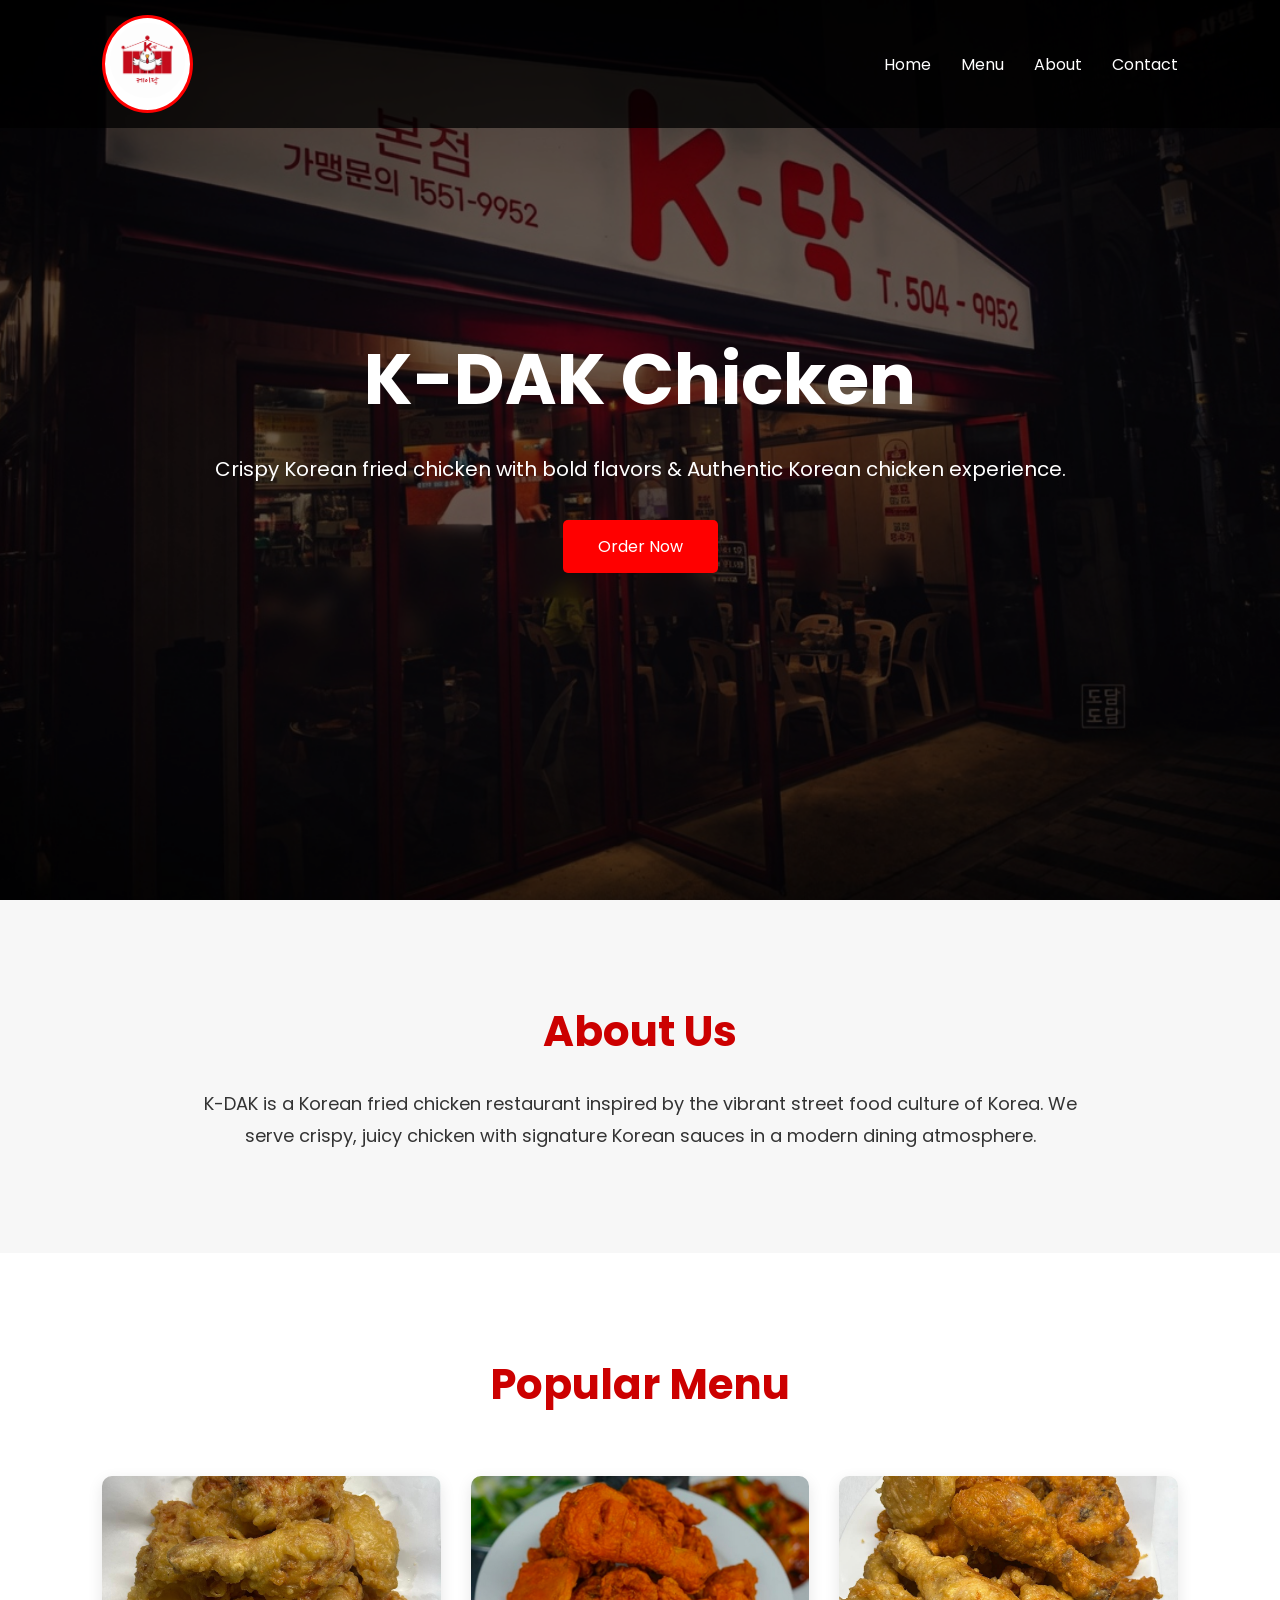
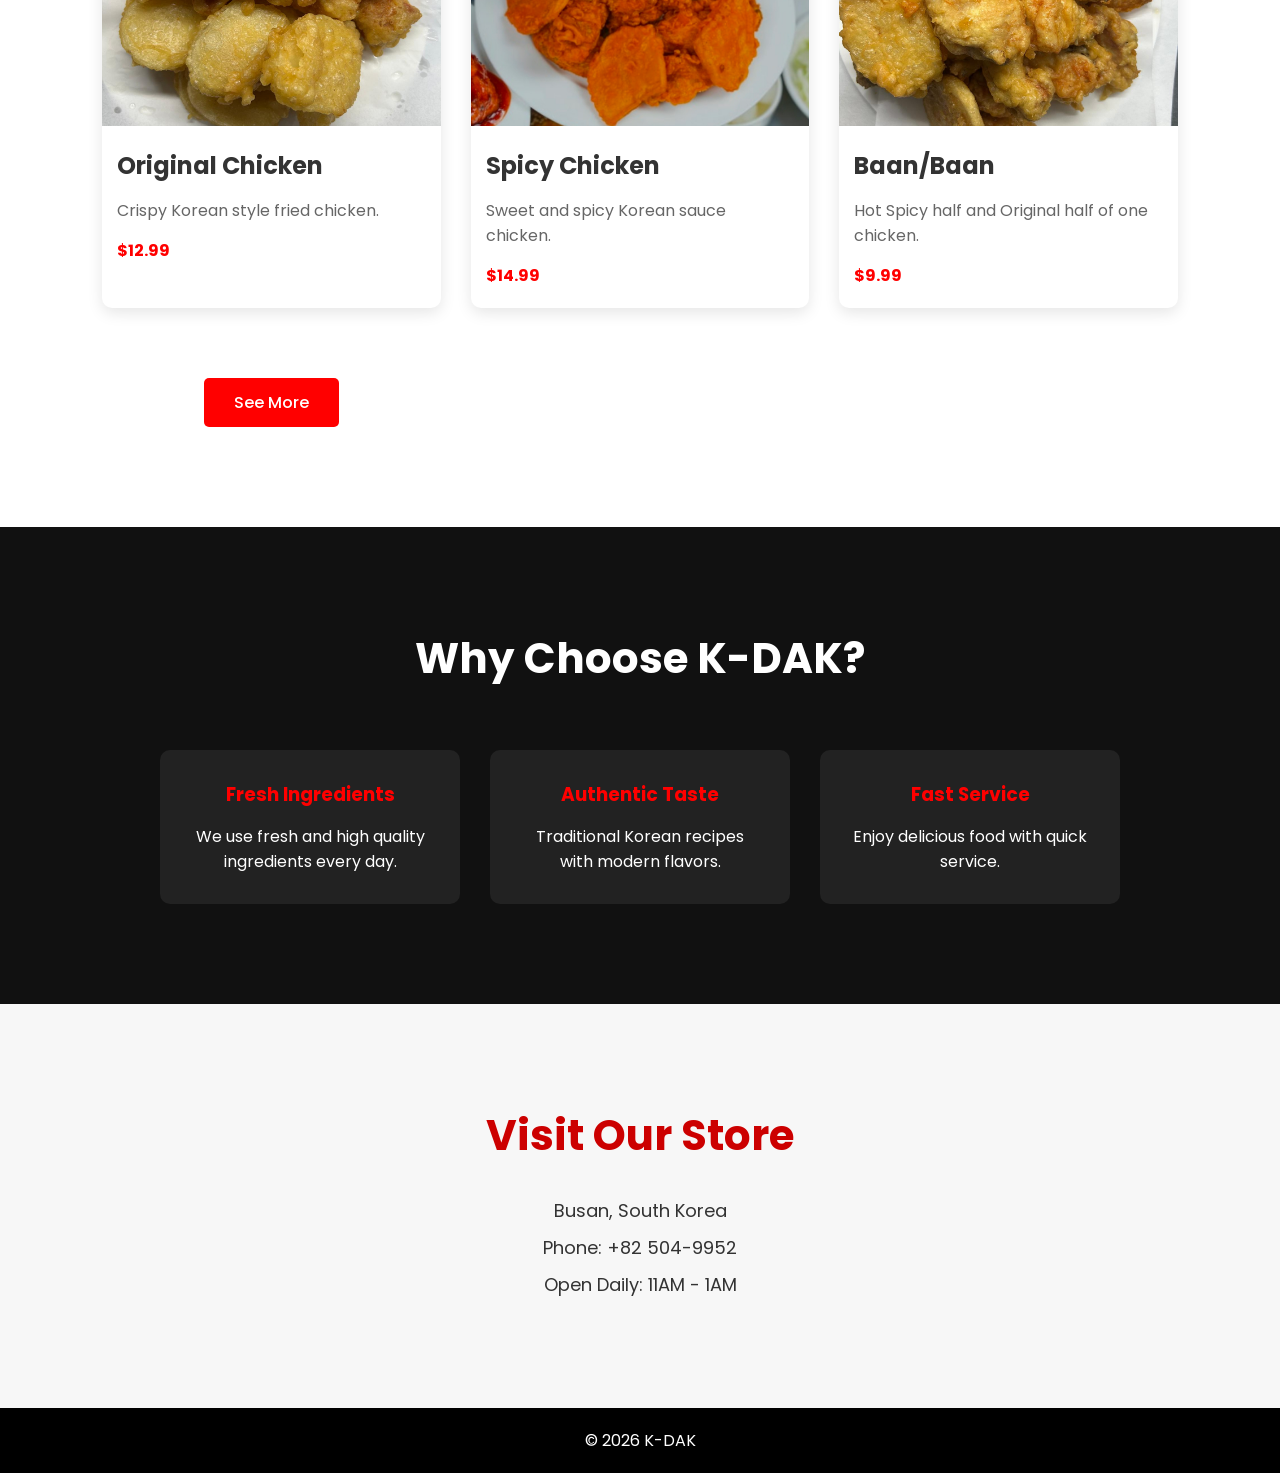
<file: index.html>
<!DOCTYPE html>
<html lang="en">

<head>
    <meta charset="UTF-8">
    <meta name="viewport" content="width=device-width, initial-scale=1.0">

    <title>K-DAK Chicken Restaurant</title>

    <link rel="stylesheet" href="style.css">

    <link href="https://fonts.googleapis.com/css2?family=Poppins:wght@300;400;500;600;700&display=swap" rel="stylesheet">
</head>

<body>

    <!-- HEADER -->

    <header>

        <nav>

            <div class="logo">
                <img src="logo.png" alt="K-DAK Logo">
            </div>

            <ul>
                <li><a href="#home">Home</a></li>
                <li><a href="#menu">Menu</a></li>
                <li><a href="#about">About</a></li>
                <li><a href="#contact">Contact</a></li>
            </ul>

        </nav>

    </header>

    <!-- HERO SECTION -->

    <section id="home" class="hero">

        <div class="overlay"></div>

        <div class="hero-content">

            <h1>K-DAK Chicken</h1>

            <p>
                Crispy Korean fried chicken with bold flavors
                & Authentic Korean chicken experience.
            </p>

            <a href="#menu" class="btn">Order Now</a>

        </div>

    </section>

    <!-- ABOUT SECTION -->

    <section id="about" class="about">

        <h2>About Us</h2>

        <p>
            K-DAK is a Korean fried chicken restaurant inspired by
            the vibrant street food culture of Korea. We serve crispy,
            juicy chicken with signature Korean sauces in a modern
            dining atmosphere.
        </p>

    </section>

    <!-- MENU SECTION -->

    <section id="menu" class="menu">

        <h2>Popular Menu</h2>

        <div class="menu-container">

            <div class="card">

                <img src="image/originial.jpeg" alt="Fried Chicken">
                <a href="menu/menu.html" class="card-link"></a>

                <h3>Original Chicken</h3>

                <p>Crispy Korean style fried chicken.</p>

                <span>$12.99</span>

            </div>

            <div class="card">

                <img src="image/spicy.jpeg" alt="Spicy Chicken">

                <h3>Spicy Chicken</h3>

                <p>Sweet and spicy Korean sauce chicken.</p>

                <span>$14.99</span>

            </div>

            <div class="card">

                <img src="image/half_spicy.jpeg" alt="Baan/Ban">

                <h3>Baan/Baan</h3>

                <p>Hot Spicy half and Original half of one chicken.</p>

                <span>$9.99</span>

            </div>
             <div class="see-more-container">
        <a href="menu/menu.html" class="see-more-btn">See More</a>
    </div>

        </div>

    </section>

    <!-- WHY US SECTION -->

    <section class="why-us">

        <h2>Why Choose K-DAK?</h2>

        <div class="why-container">

            <div class="why-box">
                <h3>Fresh Ingredients</h3>
                <p>We use fresh and high quality ingredients every day.</p>
            </div>

            <div class="why-box">
                <h3>Authentic Taste</h3>
                <p>Traditional Korean recipes with modern flavors.</p>
            </div>

            <div class="why-box">
                <h3>Fast Service</h3>
                <p>Enjoy delicious food with quick service.</p>
            </div>

        </div>

    </section>

    <!-- CONTACT SECTION -->

    <section id="contact" class="contact">

        <h2>Visit Our Store</h2>

        <p>Busan, South Korea</p>

        <p>Phone: +82 504-9952</p>

        <p>Open Daily: 11AM - 1AM</p>

    </section>

    <!-- FOOTER -->

    <footer>

        <p>© 2026 K-DAK </p>

    </footer>

</body>

</html>
</file>
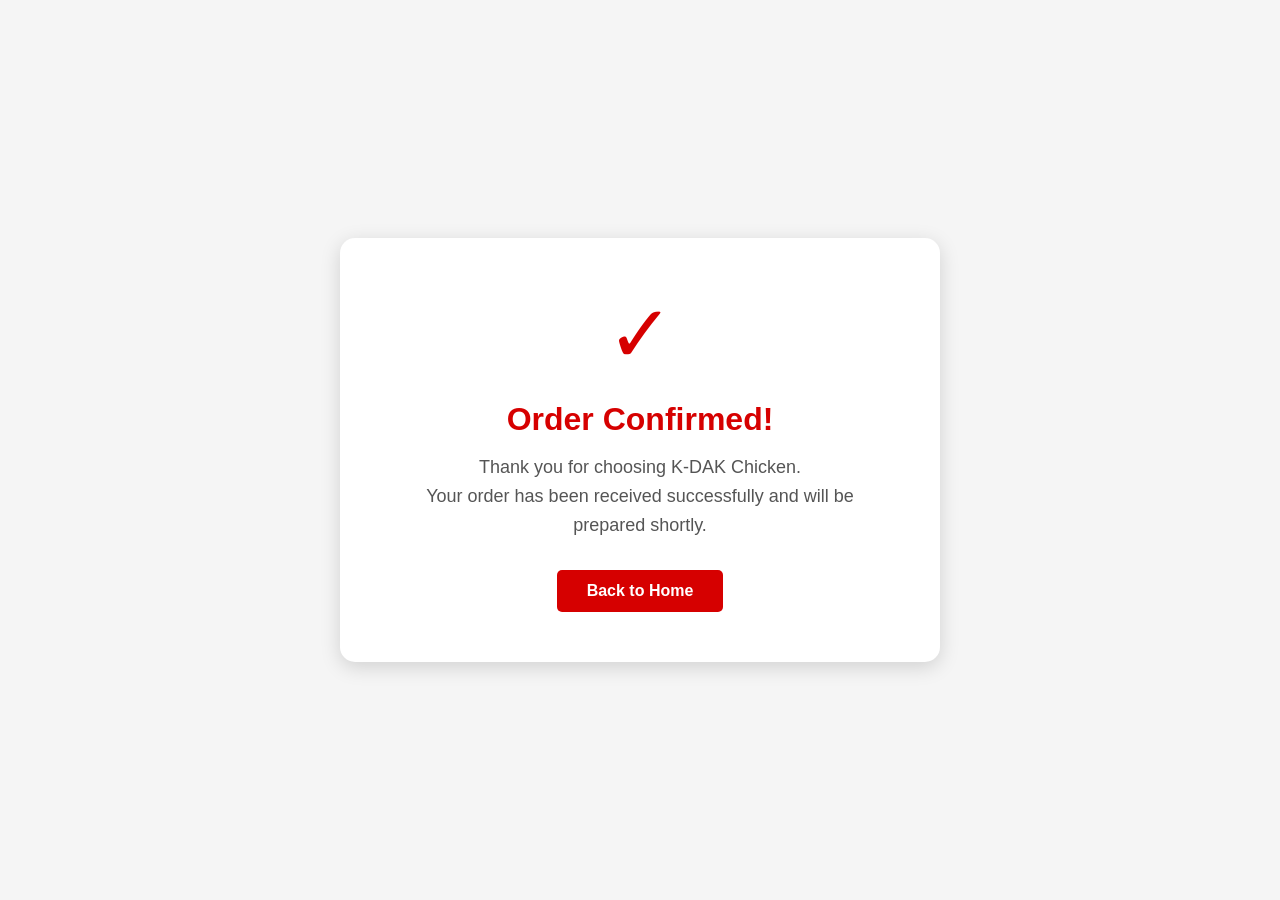
<file: order.html>
<!DOCTYPE html>
<html lang="en">
<head>
    <meta charset="UTF-8">
    <meta name="viewport" content="width=device-width, initial-scale=1.0">
    <title>Order Confirmed - K-DAK</title>

    <style>

        *{
            margin:0;
            padding:0;
            box-sizing:border-box;
        }

        body{
            font-family:Arial, sans-serif;
            background:#f5f5f5;

            display:flex;
            justify-content:center;
            align-items:center;

            height:100vh;
        }

        .container{
            background:white;
            width:90%;
            max-width:600px;

            padding:50px;

            text-align:center;

            border-radius:15px;

            box-shadow:0 5px 20px rgba(0,0,0,0.15);
        }

        .check{
            font-size:80px;
            color:#d60000;
            margin-bottom:20px;
        }

        h1{
            color:#d60000;
            margin-bottom:15px;
        }

        p{
            color:#555;
            font-size:18px;
            margin-bottom:30px;
            line-height:1.6;
        }

        .home-btn{
            display:inline-block;
            background:#d60000;
            color:white;
            text-decoration:none;
            padding:12px 30px;
            border-radius:5px;
            font-weight:bold;
            transition:0.3s;
        }

        .home-btn:hover{
            background:#a80000;
        }

    </style>

</head>
<body>

    <div class="container">

        <div class="check">✓</div>

        <h1>Order Confirmed!</h1>

        <p>
            Thank you for choosing K-DAK Chicken.<br>
            Your order has been received successfully and will be prepared shortly.
        </p>

        <a href="index.html" class="home-btn">
            Back to Home
        </a>

    </div>

</body>
</html>
</file>
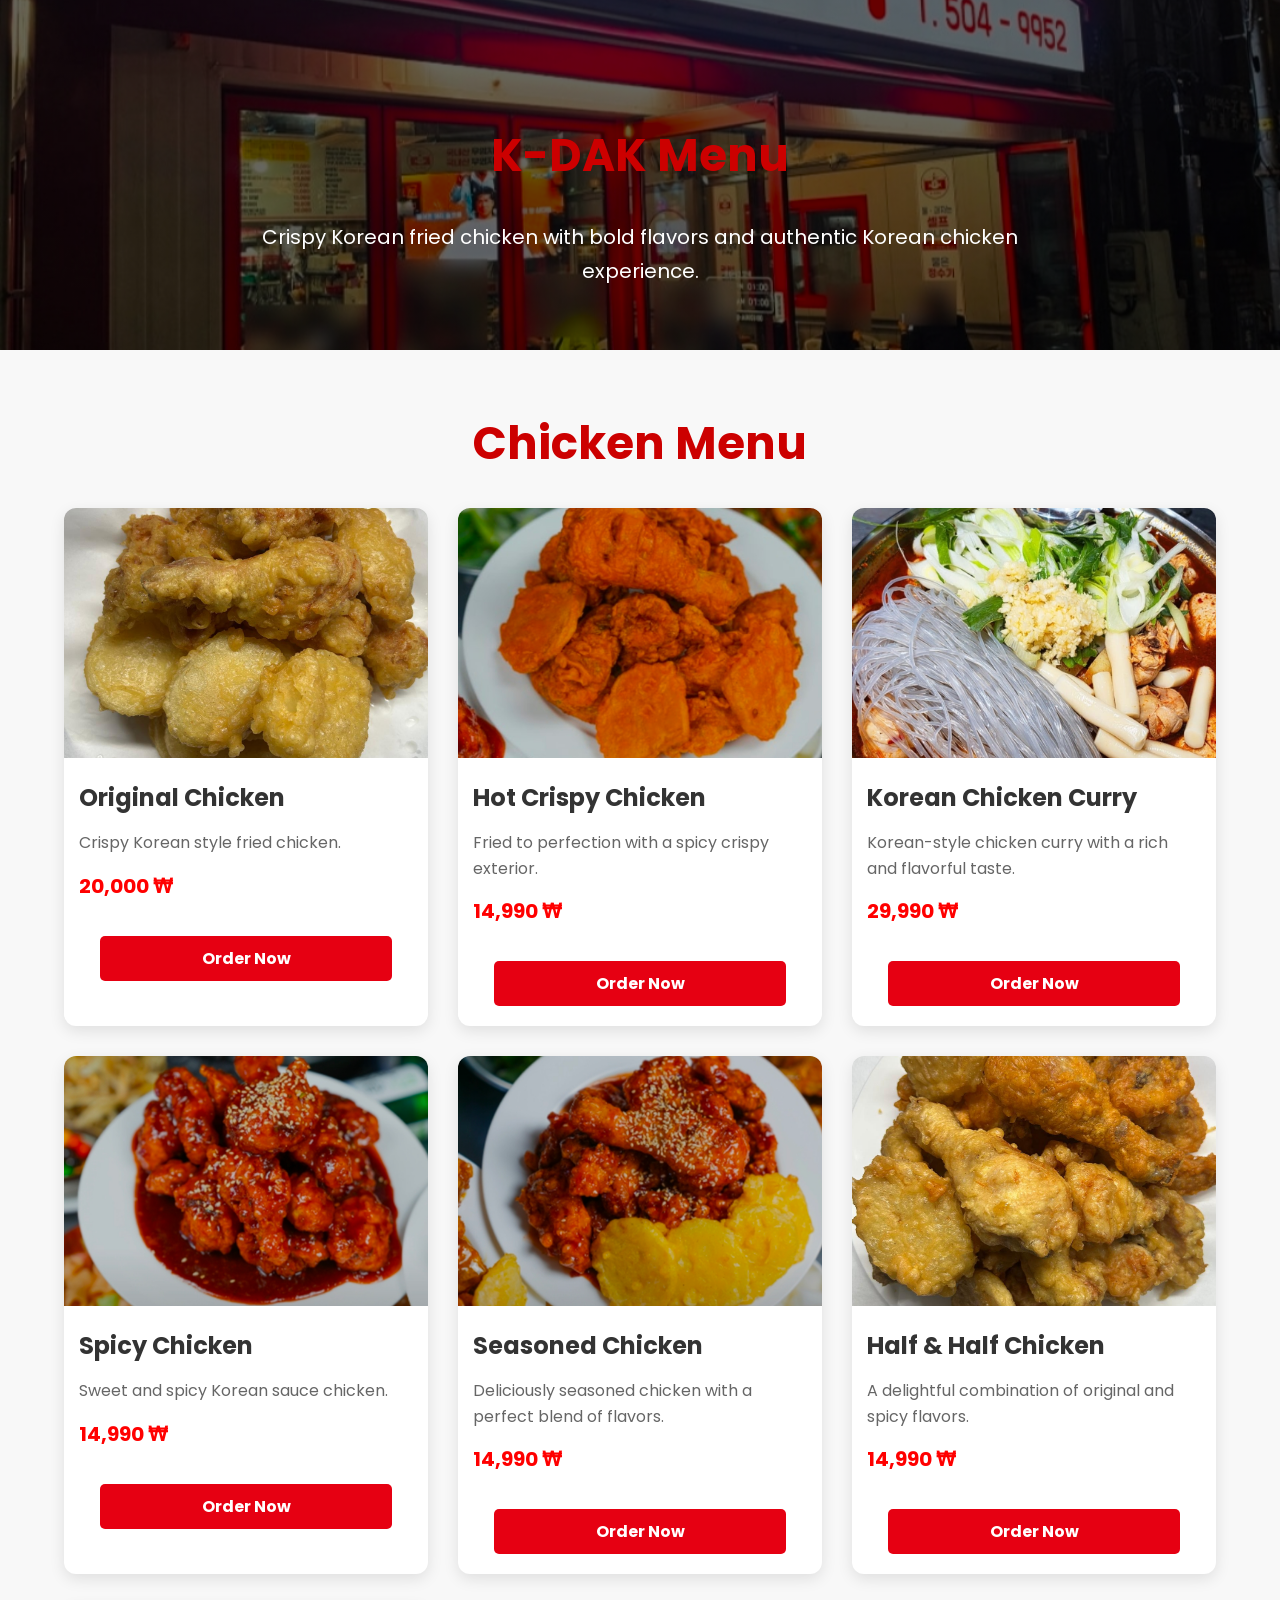
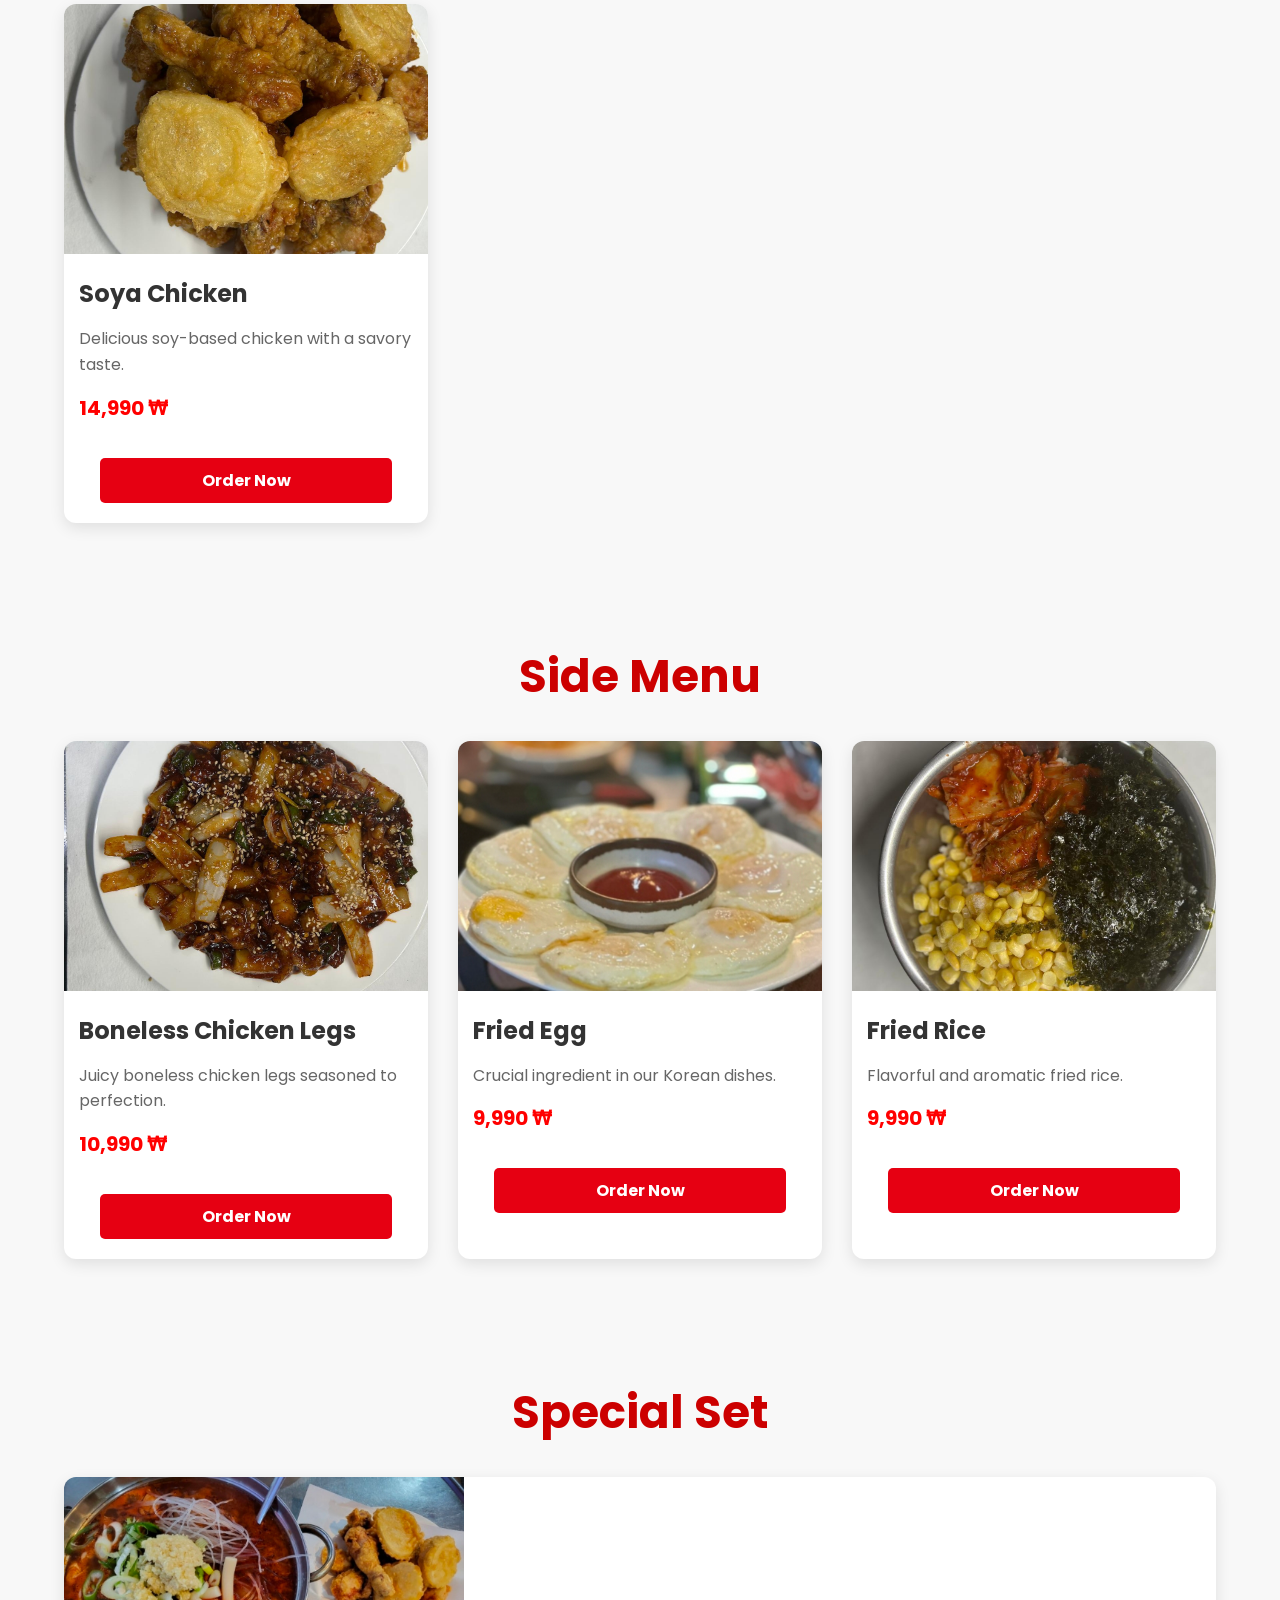
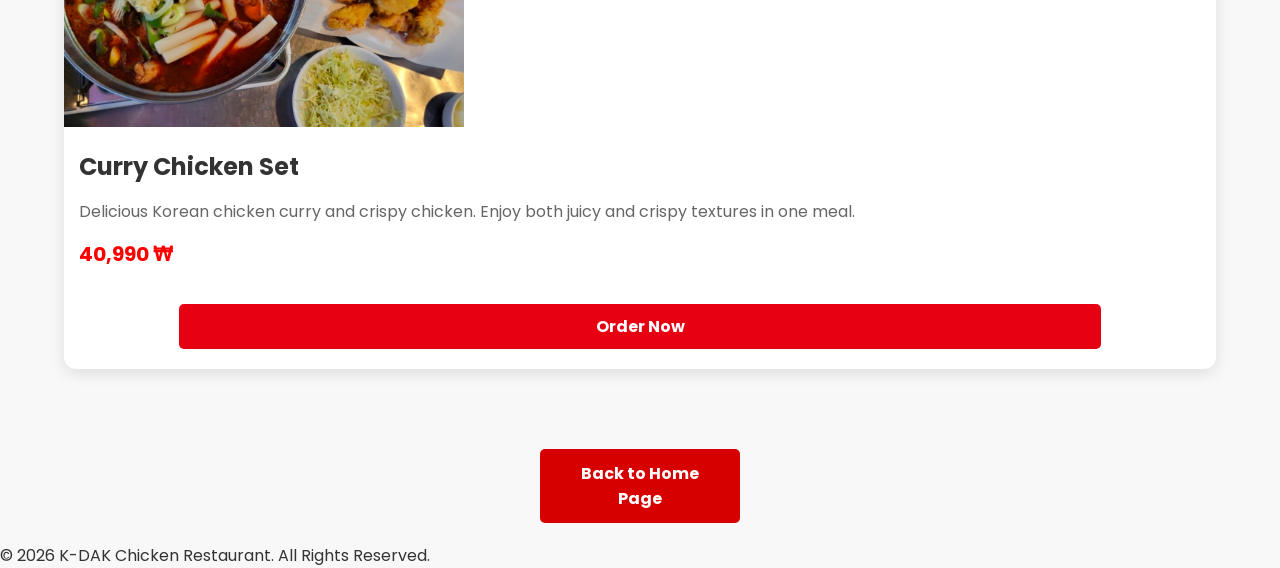
<file: menu/menu.html>
<!DOCTYPE html>
<html lang="en">
<head>
    <meta charset="UTF-8">
    <meta name="viewport" content="width=device-width, initial-scale=1.0">
    <title>K-DAK Chicken Menu</title>

    <link rel="stylesheet" href="menu.css">

    <link href="https://fonts.googleapis.com/css2?family=Poppins:wght@300;400;500;600;700&display=swap" rel="stylesheet">
</head>

<body>

    <!-- HEADER -->

    <header>


    </header>

    <!-- HERO SECTION -->

    <section class="hero">

        <div class="hero-content">

            <h2>K-DAK Menu</h2>

            <p>
                Crispy Korean fried chicken with bold flavors
                and authentic Korean chicken experience.
            </p>

        </div>

    </section>

    <main>

        <!-- MAIN MENU -->

        <section class="menu-section">

            <h2>Chicken Menu</h2>

            <div class="menu-container">

                <div class="card">
                    <img src="../image/originial.jpeg" alt="Fried Chicken">
                    <h3>Original Chicken</h3>
                    <p>Crispy Korean style fried chicken.</p>
                    <span>20,000 ₩</span>
                    <a href="../order.html" class="order-btn">Order Now</a>
                </div>

                <div class="card">
                    <img src="../image/spicy.jpeg" alt="Hot Crispy Chicken">
                    <h3>Hot Crispy Chicken</h3>
                    <p>Fried to perfection with a spicy crispy exterior.</p>
                    <span>14,990 ₩</span>
                    <a href="../order.html" class="order-btn">Order Now</a>
                </div>

                <div class="card">
                    <img src="../image/k_chicken_curry.jpeg" alt="Korean Chicken Curry">
                    <h3>Korean Chicken Curry</h3>
                    <p>Korean-style chicken curry with a rich and flavorful taste.</p>
                    <span>29,990 ₩</span>
                    <a href="../order.html" class="order-btn">Order Now</a>
                </div>

                <div class="card">
                    <img src="../image/spciy_sauce.jpeg" alt="Spicy Chicken">
                    <h3>Spicy Chicken</h3>
                    <p>Sweet and spicy Korean sauce chicken.</p>
                    <span>14,990 ₩</span>
                    <a href="../order.html" class="order-btn">Order Now</a>
                </div>

                <div class="card">
                    <img src="../image/yang_niom.jpeg" alt="Seasoned Chicken">
                    <h3>Seasoned Chicken</h3>
                    <p>Deliciously seasoned chicken with a perfect blend of flavors.</p>
                    <span>14,990 ₩</span>
                    <a href="../order.html" class="order-btn">Order Now</a>
                </div>

                <div class="card">
                    <img src="../image/half_spicy.jpeg" alt="Half & Half Chicken">
                    <h3>Half & Half Chicken</h3>
                    <p>A delightful combination of original and spicy flavors.</p>
                    <span>14,990 ₩</span>
                    <a href="../order.html" class="order-btn">Order Now</a>
                </div>

                <div class="card">
                    <img src="../image/soye_chicken.jpeg" alt="Soya Chicken">
                    <h3>Soya Chicken</h3>
                    <p>Delicious soy-based chicken with a savory taste.</p>
                    <span>14,990 ₩</span>
                    <a href="../order.html" class="order-btn">Order Now</a>
                </div>

            </div>

        </section>

        <!-- SIDE MENU -->

        <section class="menu-section">

            <h2>Side Menu</h2>

            <div class="menu-container">

                <div class="card">
                    <img src="../image/bonless_chicken_leg.jpeg" alt="Boneless Chicken Legs">
                    <h3>Boneless Chicken Legs</h3>
                    <p>Juicy boneless chicken legs seasoned to perfection.</p>
                    <span>10,990 ₩</span>
                    <a href="../order.html" class="order-btn">Order Now</a>
                </div>

                <div class="card">
                    <img src="../image/egg_frys.jpeg" alt="Fried Egg">
                    <h3>Fried Egg</h3>
                    <p>Crucial ingredient in our Korean dishes.</p>
                    <span>9,990 ₩</span>
                    <a href="../order.html" class="order-btn">Order Now</a>
                </div>

                <div class="card">
                    <img src="../image/kimchi_rice.jpeg" alt="Fried Rice">
                    <h3>Fried Rice</h3>
                    <p>Flavorful and aromatic fried rice.</p>
                    <span>9,990 ₩</span>
                    <a href="../order.html" class="order-btn">Order Now</a>
                </div>

            </div>

        </section>

        <!-- SPECIAL SET -->

        <section class="menu-section">

            <h2>Special Set</h2>

            <div class="menu-container">

                <div class="card">
                    <img src="../image/combo.jpeg" alt="Curry Chicken Set">
                    <h3>Curry Chicken Set</h3>
                    <p>
                        Delicious Korean chicken curry and crispy chicken.
                        Enjoy both juicy and crispy textures in one meal.
                    </p>
                    <span>40,990 ₩</span>
                    <a href="../order.html" class="order-btn">Order Now</a>
                </div>

            </div>

        </section>
    <div class="btn-container">

    <a href="../index.html" class="home-btn">
        Back to Home Page
    </a>
</div>
    </main>

    <!-- FOOTER -->

    <footer>

        <p>© 2026 K-DAK Chicken Restaurant. All Rights Reserved.</p>

    </footer>

</body>
</html>
</file>
<file: style.css>
*{
    margin:0;
    padding:0;
    box-sizing:border-box;
}

body{
    font-family:'Poppins', sans-serif;
    background:#ffffff;
    color:#333;
}

/* HEADER */

header{
    width:100%;
    position:fixed;
    top:0;
    left:0;
    z-index:1000;
    background:rgba(0,0,0,0.75);
}

nav{
    display:flex;
    justify-content:space-between;
    align-items:center;
    padding:15px 8%;
}

.logo img{
    width:75px;
    height:75px;
    border-radius:50%;
}
.logo{
    background:#ffffff;
    padding:5px;
    border-radius:50%;
    border:3px solid red;
}
.overlay{
    position:absolute;
    width:100%;
    height:100%;
    background:
    linear-gradient(rgba(0,0,0,0.65), rgba(0,0,0,0.65)),
    url("images/watermark.png") no-repeat center center;

    background-size:300px;
    opacity:0.95;
}
nav ul{
    display:flex;
    list-style:none;
}

nav ul li{
    margin-left:30px;
}

nav ul li a{
    text-decoration:none;
    color:white;
    font-size:16px;
    transition:0.3s;
}

nav ul li a:hover{
    color:#ff0000;
}

/* HERO SECTION */

.hero{
   height:100vh;
    background-image:url("image/cover.jpg");
    background-size:cover;
    background-position:center;
    background-repeat:no-repeat;

    position:relative;
    display:flex;
    justify-content:center;
    align-items:center;
    text-align:center;
}

.overlay{
    position:absolute;
    width:100%;
    height:100%;
    background:rgba(0,0,0,0.6);
}

.hero-content{
    position:relative;
    z-index:2;
    color:white;
    width:80%;
}

.hero-content h1{
    font-size:70px;
    margin-bottom:20px;
}

.hero-content p{
    font-size:20px;
    margin-bottom:35px;
    line-height:1.6;
}

.btn{
    display:inline-block;
    padding:14px 35px;
    background:#ff0000;
    color:white;
    text-decoration:none;
    border-radius:5px;
    transition:0.3s;
}

.btn:hover{
    background:#cc0000;
}

/* ABOUT SECTION */

.about{
    padding:100px 12%;
    text-align:center;
    background:#f7f7f7;
}

.about h2{
    font-size:42px;
    margin-bottom:25px;
    color:#cc0000;
}

.about p{
    max-width:900px;
    margin:auto;
    line-height:1.8;
    font-size:18px;
}

/* MENU SECTION */

.menu{
    padding:100px 8%;
}

.menu h2{
    text-align:center;
    font-size:42px;
    margin-bottom:60px;
    color:#cc0000;
}

.menu-container{
    display:grid;
    grid-template-columns:repeat(auto-fit,minmax(250px,1fr));
    gap:30px;
}

.card{
    background:white;
    border-radius:10px;
    overflow:hidden;
    box-shadow:0 5px 15px rgba(0,0,0,0.1);
    transition:0.3s;
}

.card:hover{
    transform:translateY(-10px);
}

.card img{
    width:100%;
    height:250px;
    object-fit:cover;
}
.card-link{
    text-decoration:none;
    color:inherit;
}

.card h3{
    padding:15px;
    font-size:24px;
}

.card p{
    padding:0 15px 15px;
    color:#666;
}

.card span{
    display:block;
    padding:0 15px 20px;
    color:#ff0000;
    font-weight:bold;
}
.see-more-container{
    text-align:center;
    margin-top:40px;
}

.see-more-btn{
    display:inline-block;
    padding:12px 30px;
    background:#ff0000;
    color:white;
    text-decoration:none;
    border-radius:5px;
    font-weight:500;
    transition:0.3s;
}

.see-more-btn:hover{
    background:#cc0000;
}
/* WHY US */

.why-us{
    background:#111;
    color:white;
    padding:100px 8%;
    text-align:center;
}

.why-us h2{
    font-size:42px;
    margin-bottom:60px;
}

.why-container{
    display:flex;
    justify-content:center;
    gap:30px;
    flex-wrap:wrap;
}

.why-box{
    width:300px;
    padding:30px;
    background:#222;
    border-radius:10px;
}

.why-box h3{
    margin-bottom:15px;
    color:#ff0000;
}

/* CONTACT */

.contact{
    padding:100px 8%;
    text-align:center;
    background:#f7f7f7;
}

.contact h2{
    font-size:42px;
    margin-bottom:30px;
    color:#cc0000;
}

.contact p{
    margin:10px 0;
    font-size:18px;
}

/* FOOTER */

footer{
    background:black;
    color:white;
    text-align:center;
    padding:20px;
}

/* RESPONSIVE */

@media(max-width:768px){

    nav{
        flex-direction:column;
    }

    nav ul{
        margin-top:15px;
    }

    .hero-content h1{
        font-size:45px;
    }

    .hero-content p{
        font-size:17px;
    }

    .why-container{
        flex-direction:column;
        align-items:center;
    }
}
</file>
<file: menu/menu.css>
*{
    margin:0;
    padding:0;
    box-sizing:border-box;
}

body{
    font-family:'Poppins', sans-serif;
    background:#f8f8f8;
    color:#333;
}

/* logo  */

.logo{
    text-align:center;
    margin-top:20px;
}

.logo img{
    width:120px;
    height:120px;
    border-radius:50%;
    border:4px solid red;
    background:white;
}

body > h1:first-of-type{
    text-align:center;
    color:#cc0000;
    margin:15px 0;
    font-size:50px;
}

/* HERO section */

.hero{
    background:linear-gradient(rgba(0,0,0,.6),
    rgba(0,0,0,.6)),
    url("../image/cover.jpeg") center center/cover;
    
    height:350px;

    display:flex;
    justify-content:center;
    align-items:center;
    text-align:center;

    color:white;
}

.hero-content{
    max-width:800px;
    padding:20px;
}

.hero-content h1{
    font-size:55px;
    margin-bottom:15px;
}

.hero-content p{
    font-size:20px;
    line-height:1.7;
}

/* MENU TITLE */

h2{
    text-align:center;
    font-size:45px;
    margin:60px 0 30px;
    color:#cc0000;
}

/* SECTION TITLES */

.card h1{
    width:100%;
    text-align:center;
    margin:30px 0;
    color:#cc0000;
}

/* MENU GRID */

.menu-container{
    width:90%;
    margin:auto;

    display:grid;
    grid-template-columns:repeat(auto-fit,minmax(280px,1fr));
    gap:30px;

    padding-bottom:60px;
}

/* CARD */

.card{
    background:white;
    border-radius:12px;
    overflow:hidden;

    box-shadow:0 5px 15px rgba(0,0,0,.1);

    transition:.3s;
}

.card:hover{
    transform:translateY(-8px);
}

.card img{
    width:400px;
    height:250px;
    object-fit:cover;
}

.card h3{
    padding:15px;
    font-size:24px;
}

.card p{
    padding:0 15px 15px;
    color:#666;
    line-height:1.6;
}

.card span{
    display:block;
    padding:0 15px 20px;
    color:red;
    font-weight:bold;
    font-size:20px;
}
.order-btn{
    display:block;
    width:80%;
    margin:15px auto 20px;
    padding:10px;
    text-align:center;
    background:#e60012;
    color:white;
    text-decoration:none;
    border-radius:5px;
    font-weight:bold;
}
.btn-container{
    text-align:center;
    margin-top:20px;
}
.home-btn{
    display:block;
    width:200px;
    margin:20px auto;

    background:#d60000;
    color:white;
    text-decoration:none;
    padding:12px 30px;
    border-radius:5px;
    font-weight:bold;

}

.order-btn:hover{
    background:#b8000f;
}
/* RESPONSIVE */

@media(max-width:768px){

    .hero-content h1{
        font-size:40px;
    }

    .hero-content p{
        font-size:17px;
    }

    h2{
        font-size:35px;
    }

    body > h1:first-of-type{
        font-size:38px;
    }
}
</file>
